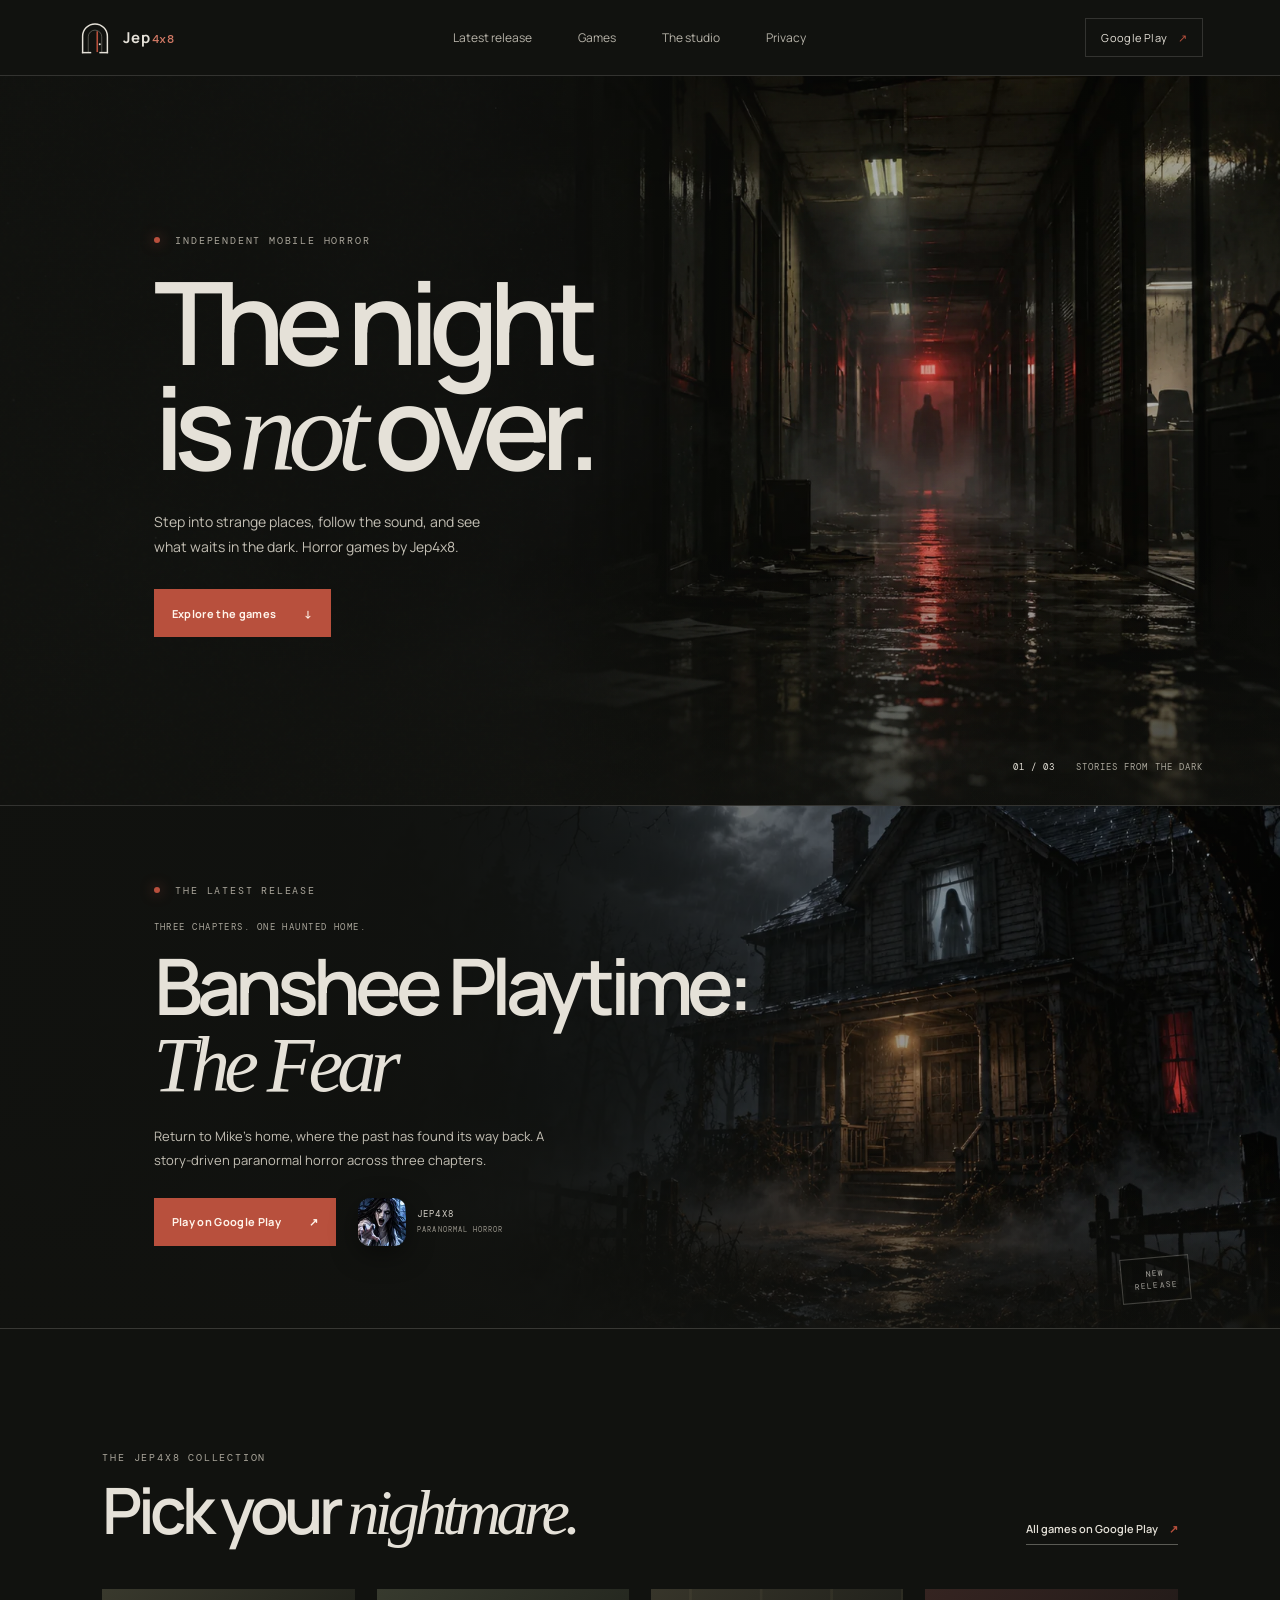
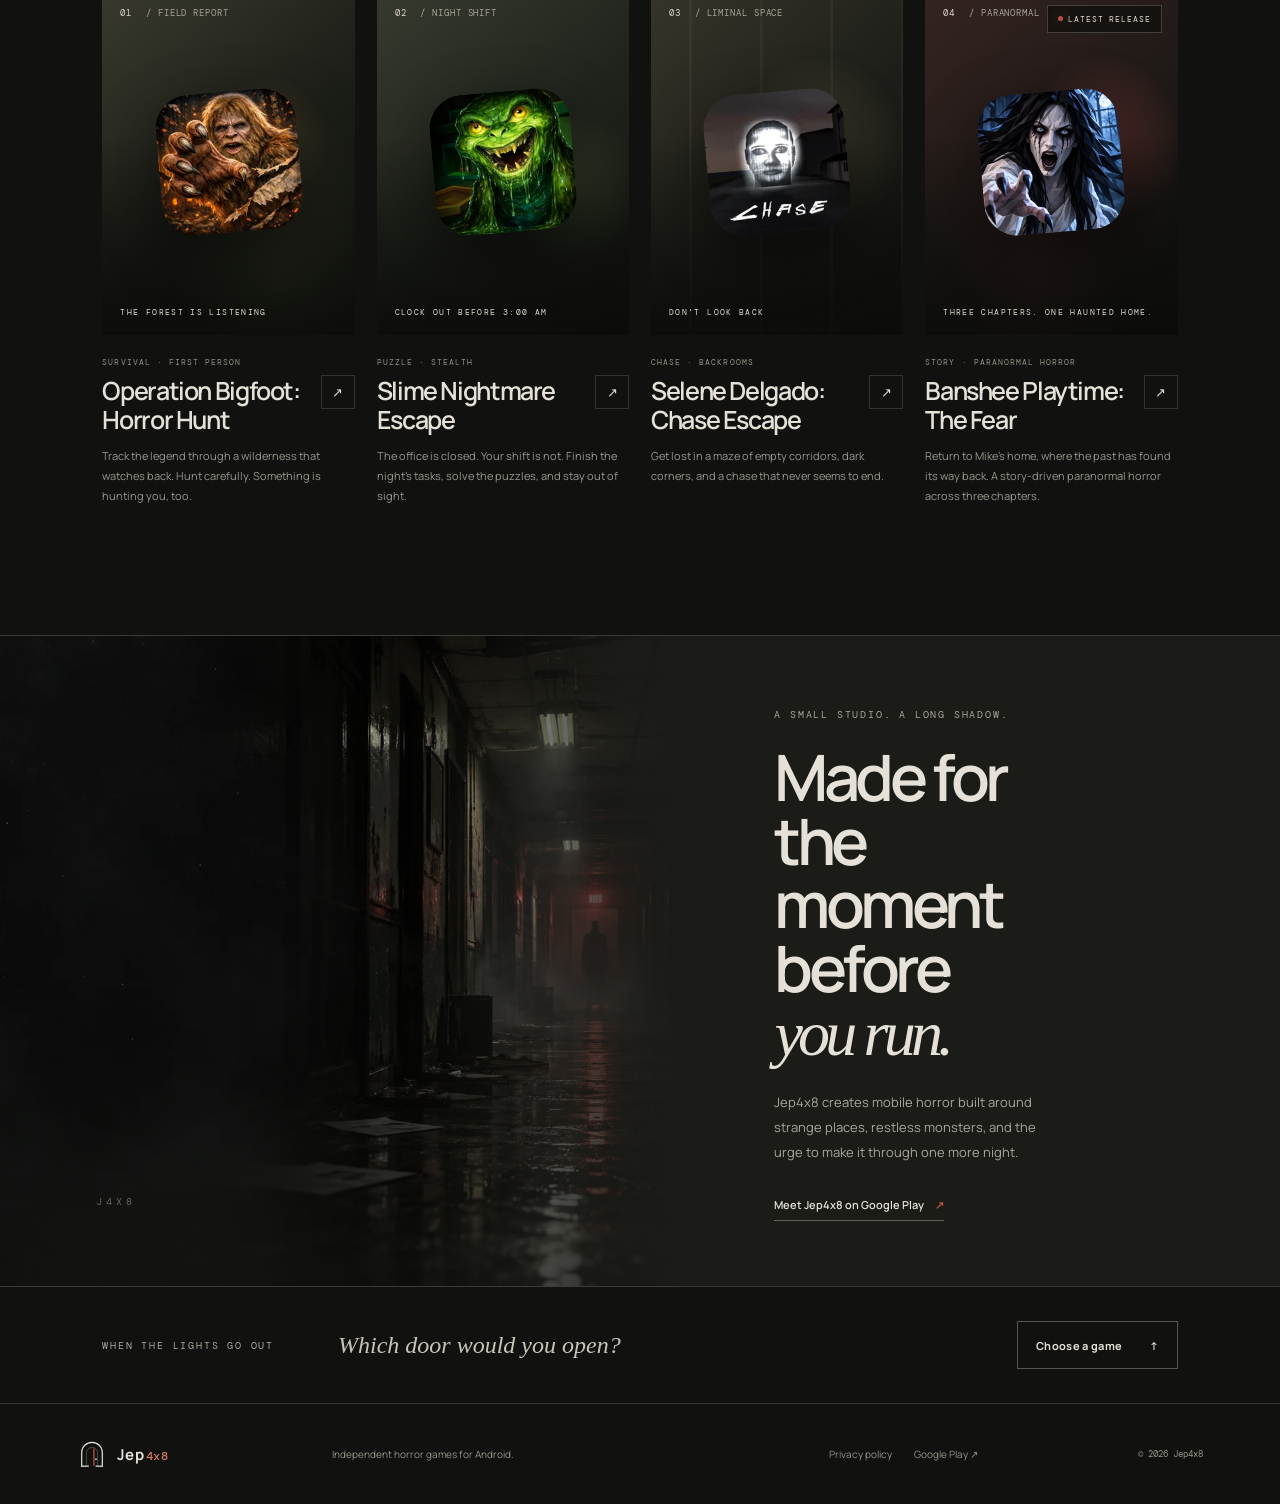
<file: index.html>
<!doctype html>
<html lang="en">
<head>
  <meta charset="utf-8">
  <meta name="viewport" content="width=device-width, initial-scale=1">
  <meta name="theme-color" content="#11120f">
  <meta name="referrer" content="no-referrer">
  <meta http-equiv="Content-Security-Policy" content="default-src 'self'; base-uri 'self'; object-src 'none'; form-action 'none'; script-src 'self'; style-src 'self'; img-src 'self' data:; font-src 'self'; connect-src 'self'">
  <meta name="description" content="Jep4x8 makes atmospheric horror games for mobile. Discover the latest release Banshee Playtime: The Fear, plus Slime Nightmare Escape, Operation Bigfoot: Horror Hunt, and Selene Delgado: Chase Escape.">
  <title>Jep4x8 — Horror games after dark</title>
  <link rel="icon" href="assets/jep4x8-mark.svg" type="image/svg+xml">
  <link rel="stylesheet" href="styles.css">
</head>
<body>
  <header class="site-header">
    <a class="brand" href="./" aria-label="Jep4x8 home">
      <img src="assets/jep4x8-mark.svg" alt="" width="36" height="36">
      <span class="brand-name">Jep<span class="brand-number">4x8</span></span>
    </a>
    <nav aria-label="Main navigation">
      <a href="#latest">Latest release</a>
      <a href="#games">Games</a>
      <a href="#about">The studio</a>
      <a href="privacy.html">Privacy</a>
    </nav>
    <a class="header-cta" href="https://play.google.com/store/apps/developer?id=Jep4x8" target="_blank" rel="noreferrer">Google Play <span aria-hidden="true">↗</span></a>
  </header>

  <main>
    <section class="hero" aria-labelledby="hero-title">
      <div class="hero-art" aria-hidden="true"></div>
      <div class="hero-content">
        <p class="eyebrow"><span class="live-dot"></span> INDEPENDENT MOBILE HORROR</p>
        <h1 id="hero-title">The night<br>is <em>not</em> over.</h1>
        <p class="hero-copy">Step into strange places, follow the sound, and see what waits in the dark. Horror games by Jep4x8.</p>
        <a class="button button-primary" href="#games">Explore the games <span aria-hidden="true">↓</span></a>
      </div>
      <div class="hero-note"><span>01 / 03</span><span>Stories from the dark</span></div>
      <div class="hero-grain" aria-hidden="true"></div>
    </section>

    <section class="latest-section" id="latest" aria-labelledby="latest-title">
      <div class="latest-art" aria-hidden="true"></div>
      <div class="latest-copy">
        <p class="eyebrow"><span class="live-dot"></span> THE LATEST RELEASE</p>
        <p class="latest-kicker">THREE CHAPTERS. ONE HAUNTED HOME.</p>
        <h2 id="latest-title">Banshee Playtime:<br><em>The Fear</em></h2>
        <p class="latest-description">Return to Mike’s home, where the past has found its way back. A story-driven paranormal horror across three chapters.</p>
        <div class="latest-actions">
          <a class="button button-primary" href="https://play.google.com/store/apps/details?id=com.Jep4x8.Banshee.The.Fear" target="_blank" rel="noreferrer">Play on Google Play <span aria-hidden="true">↗</span></a>
          <div class="latest-product"><img src="assets/banshee-playtime-small.webp" alt="" width="48" height="48"><span>JEP4X8<br><small>PARANORMAL HORROR</small></span></div>
        </div>
      </div>
      <span class="latest-stamp" aria-hidden="true">NEW<br>RELEASE</span>
    </section>

    <section class="games-section section-wrap" id="games">
      <div class="section-heading">
        <div>
          <p class="eyebrow">THE JEP4X8 COLLECTION</p>
          <h2>Pick your <em>nightmare.</em></h2>
        </div>
        <a class="text-link" href="https://play.google.com/store/apps/developer?id=Jep4x8" target="_blank" rel="noreferrer">All games on Google Play <span aria-hidden="true">↗</span></a>
      </div>

      <div class="game-grid">
        <article class="game-card">
          <a class="game-visual visual-bigfoot" href="https://play.google.com/store/apps/details?id=com.Jep4x8.OperationBigfootHorrorHunt" target="_blank" rel="noreferrer">
            <span class="game-index">01 <i>/ FIELD REPORT</i></span>
            <img class="game-icon" src="assets/operation-bigfoot.webp" alt="Operation Bigfoot app icon" width="96" height="96" loading="lazy">
            <span class="visual-caption">THE FOREST IS LISTENING</span>
          </a>
          <div class="game-info">
            <div><p class="game-type">SURVIVAL · FIRST PERSON</p><h3>Operation Bigfoot:<br>Horror Hunt</h3></div>
            <a class="round-link" href="https://play.google.com/store/apps/details?id=com.Jep4x8.OperationBigfootHorrorHunt" target="_blank" rel="noreferrer" aria-label="Play Operation Bigfoot: Horror Hunt"><span aria-hidden="true">↗</span></a>
            <p class="game-description">Track the legend through a wilderness that watches back. Hunt carefully. Something is hunting you, too.</p>
          </div>
        </article>

        <article class="game-card">
          <a class="game-visual visual-slime" href="https://play.google.com/store/apps/details?id=com.Jep4x8.SlimeNightmareEscape" target="_blank" rel="noreferrer">
            <span class="game-index">02 <i>/ NIGHT SHIFT</i></span>
            <img class="game-icon" src="assets/slime-nightmare-escape.webp" alt="Slime Nightmare Escape app icon" width="96" height="96" loading="lazy">
            <span class="visual-caption">CLOCK OUT BEFORE 3:00 AM</span>
          </a>
          <div class="game-info">
            <div><p class="game-type">PUZZLE · STEALTH</p><h3>Slime Nightmare<br>Escape</h3></div>
            <a class="round-link" href="https://play.google.com/store/apps/details?id=com.Jep4x8.SlimeNightmareEscape" target="_blank" rel="noreferrer" aria-label="Play Slime Nightmare Escape"><span aria-hidden="true">↗</span></a>
            <p class="game-description">The office is closed. Your shift is not. Finish the night’s tasks, solve the puzzles, and stay out of sight.</p>
          </div>
        </article>

        <article class="game-card">
          <a class="game-visual visual-selene" href="https://play.google.com/store/apps/details?id=jep.Anna.Backrooms.Descent.Cat" target="_blank" rel="noreferrer">
            <span class="game-index">03 <i>/ LIMINAL SPACE</i></span>
            <img class="game-icon" src="assets/selene-delgado.webp" alt="Selene Delgado: Chase Escape app icon" width="96" height="96" loading="lazy">
            <span class="visual-caption">DON'T LOOK BACK</span>
          </a>
          <div class="game-info">
            <div><p class="game-type">CHASE · BACKROOMS</p><h3>Selene Delgado:<br>Chase Escape</h3></div>
            <a class="round-link" href="https://play.google.com/store/apps/details?id=jep.Anna.Backrooms.Descent.Cat" target="_blank" rel="noreferrer" aria-label="Play Selene Delgado: Chase Escape"><span aria-hidden="true">↗</span></a>
            <p class="game-description">Get lost in a maze of empty corridors, dark corners, and a chase that never seems to end.</p>
          </div>
        </article>

        <article class="game-card">
          <a class="game-visual visual-banshee" href="https://play.google.com/store/apps/details?id=com.Jep4x8.Banshee.The.Fear" target="_blank" rel="noreferrer">
            <span class="game-index">04 <i>/ PARANORMAL</i></span>
            <span class="latest-tag"><span></span>LATEST RELEASE</span>
            <img class="game-icon" src="assets/banshee-playtime.webp" alt="Banshee Playtime: The Fear app icon" width="96" height="96" loading="lazy">
            <span class="visual-caption">THREE CHAPTERS. ONE HAUNTED HOME.</span>
          </a>
          <div class="game-info">
            <div><p class="game-type">STORY · PARANORMAL HORROR</p><h3>Banshee Playtime:<br>The Fear</h3></div>
            <a class="round-link" href="https://play.google.com/store/apps/details?id=com.Jep4x8.Banshee.The.Fear" target="_blank" rel="noreferrer" aria-label="Play Banshee Playtime: The Fear"><span aria-hidden="true">↗</span></a>
            <p class="game-description">Return to Mike’s home, where the past has found its way back. A story-driven paranormal horror across three chapters.</p>
          </div>
        </article>
      </div>
    </section>

    <section class="studio-section" id="about">
      <div class="studio-art" aria-hidden="true"><span>J4X8</span></div>
      <div class="studio-copy">
        <p class="eyebrow">A SMALL STUDIO. A LONG SHADOW.</p>
        <h2>Made for the<br>moment before<br><em>you run.</em></h2>
        <p>Jep4x8 creates mobile horror built around strange places, restless monsters, and the urge to make it through one more night.</p>
        <a class="text-link" href="https://play.google.com/store/apps/developer?id=Jep4x8" target="_blank" rel="noreferrer">Meet Jep4x8 on Google Play <span aria-hidden="true">↗</span></a>
      </div>
    </section>

    <section class="closing-strip">
      <p class="eyebrow">WHEN THE LIGHTS GO OUT</p>
      <p>Which door would you open?</p>
      <a class="button button-outline" href="#games">Choose a game <span aria-hidden="true">↑</span></a>
    </section>
  </main>

  <footer class="site-footer">
    <a class="brand" href="./" aria-label="Jep4x8 home"><img src="assets/jep4x8-mark.svg" alt="" width="30" height="30"><span class="brand-name">Jep<span class="brand-number">4x8</span></span></a>
    <p>Independent horror games for Android.</p>
    <div class="footer-links"><a href="privacy.html">Privacy policy</a><a href="https://play.google.com/store/apps/developer?id=Jep4x8" target="_blank" rel="noreferrer">Google Play ↗</a></div>
    <small>© <span data-current-year>2026</span> Jep4x8</small>
  </footer>
  <script src="assets/site.js" defer></script>
</body>
</html>
</file>
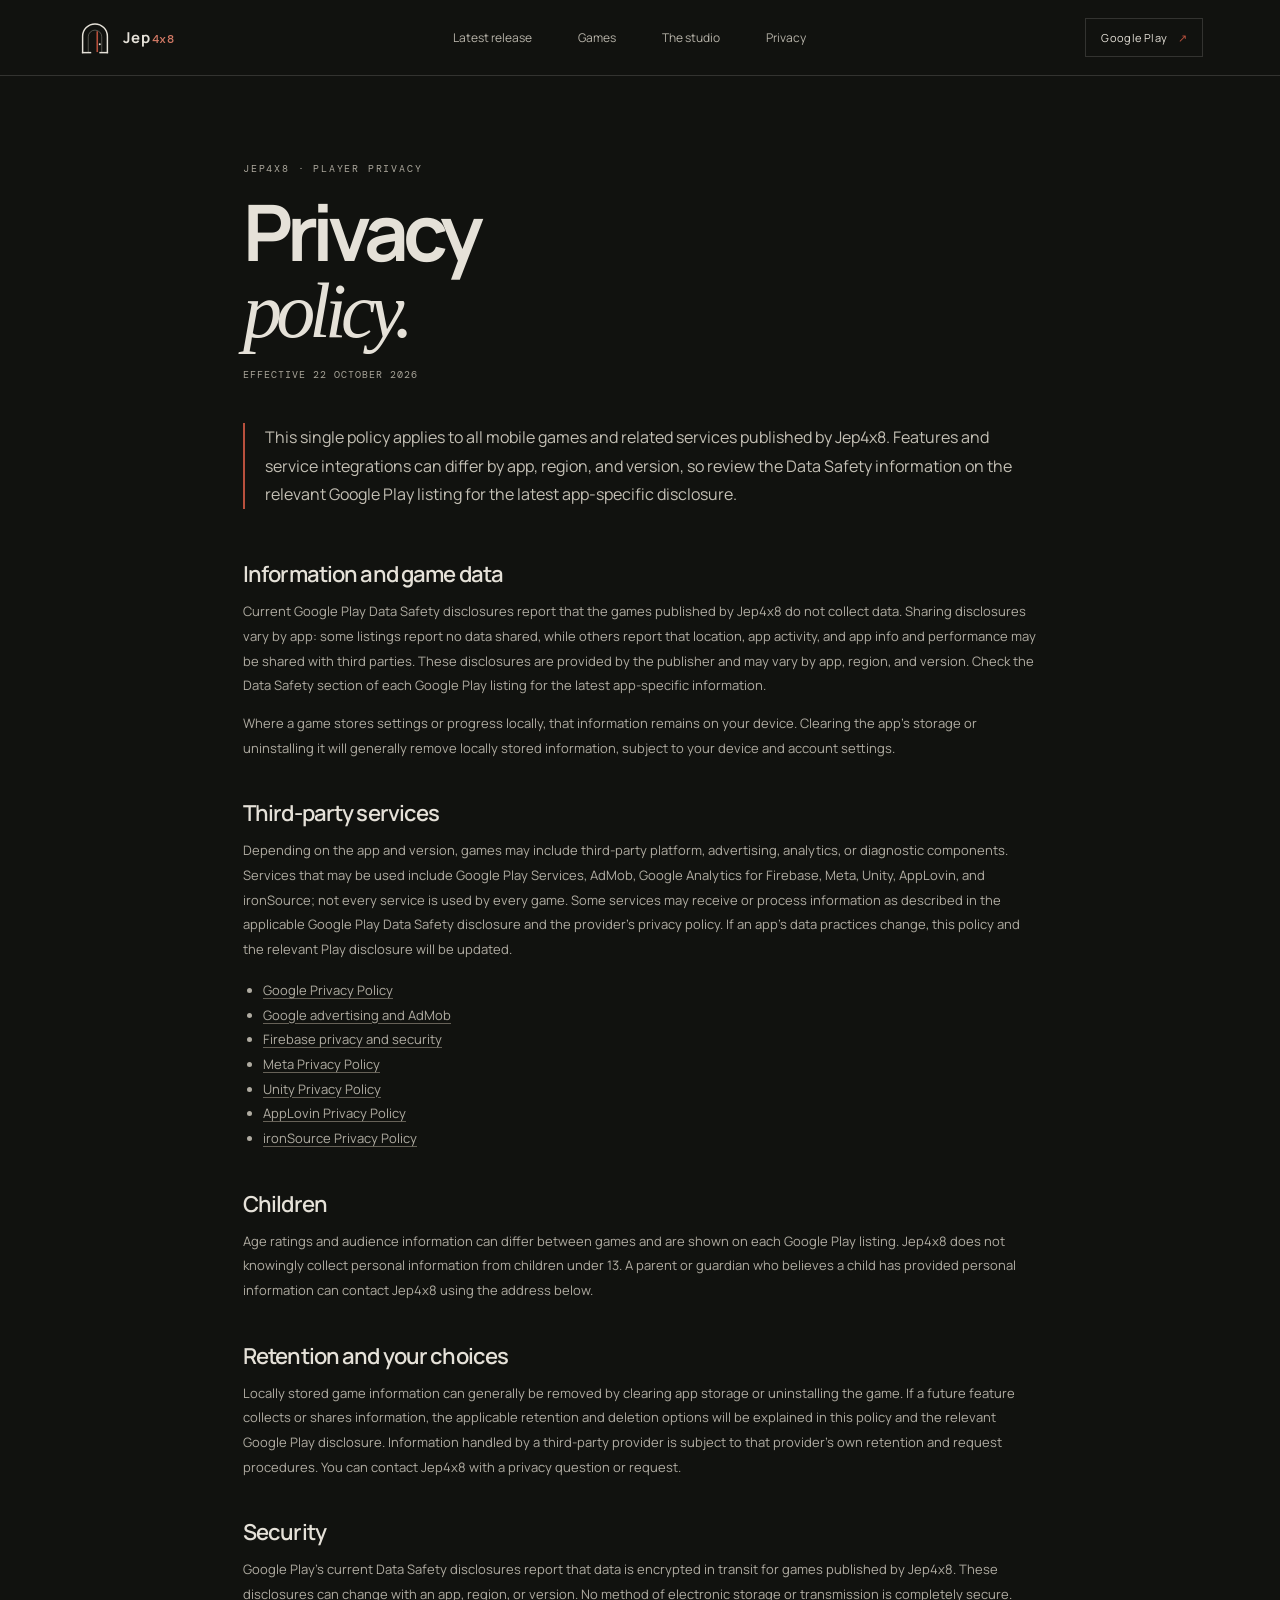
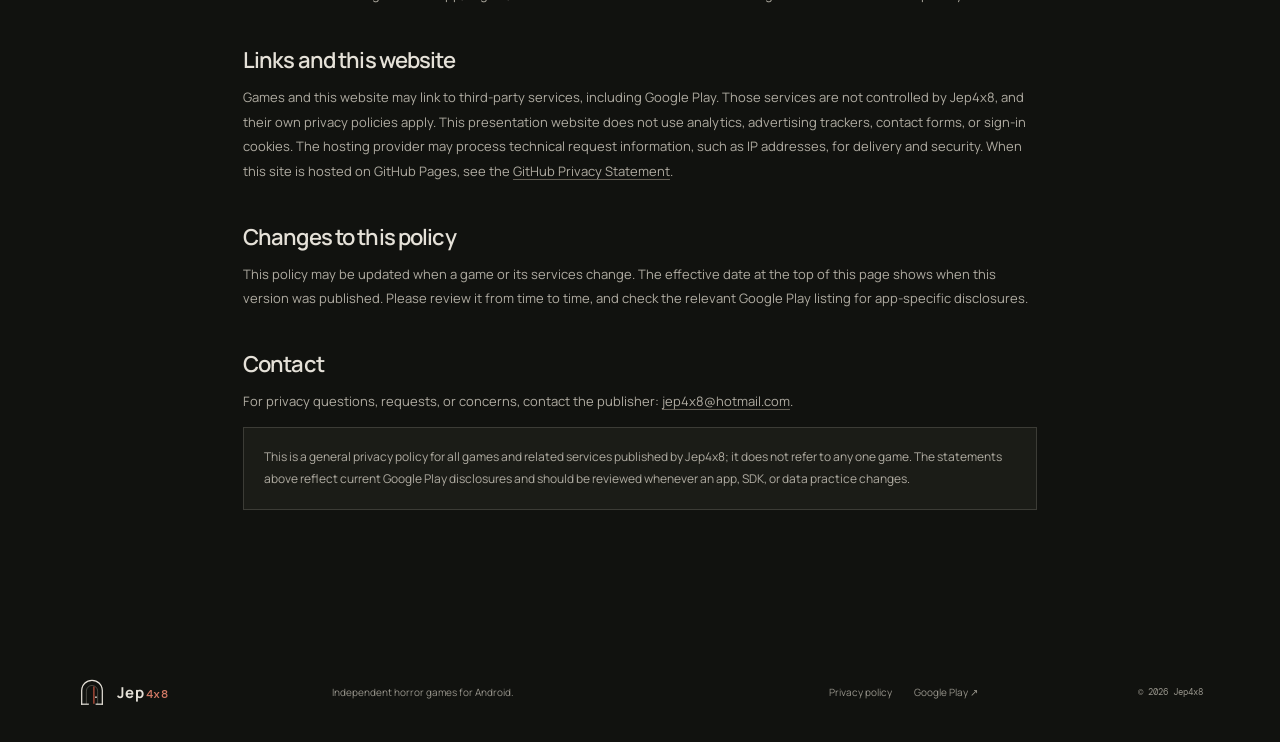
<file: privacy.html>
<!doctype html>
<html lang="en">
<head>
  <meta charset="utf-8">
  <meta name="viewport" content="width=device-width, initial-scale=1">
  <meta name="theme-color" content="#11120f">
  <meta name="referrer" content="no-referrer">
  <meta http-equiv="Content-Security-Policy" content="default-src 'self'; base-uri 'self'; object-src 'none'; form-action 'none'; script-src 'self'; style-src 'self'; img-src 'self' data:; font-src 'self'; connect-src 'self'">
  <meta name="description" content="Privacy policy for games and services published by Jep4x8.">
  <title>Privacy Policy — Jep4x8</title>
  <link rel="icon" href="assets/jep4x8-mark.svg" type="image/svg+xml">
  <link rel="stylesheet" href="styles.css">
</head>
<body>
  <header class="site-header">
    <a class="brand" href="./" aria-label="Jep4x8 home"><img src="assets/jep4x8-mark.svg" alt="" width="36" height="36"><span class="brand-name">Jep<span class="brand-number">4x8</span></span></a>
    <nav aria-label="Main navigation"><a href="index.html#latest">Latest release</a><a href="index.html#games">Games</a><a href="index.html#about">The studio</a><a href="privacy.html" aria-current="page">Privacy</a></nav>
    <a class="header-cta" href="https://play.google.com/store/apps/developer?id=Jep4x8" target="_blank" rel="noreferrer">Google Play <span aria-hidden="true">↗</span></a>
  </header>
  <main class="policy-shell">
    <p class="eyebrow">JEP4X8 · PLAYER PRIVACY</p>
    <h1>Privacy<br><em>policy.</em></h1>
    <p class="policy-updated">EFFECTIVE 22 OCTOBER 2026</p>
    <p class="policy-intro">This single policy applies to all mobile games and related services published by Jep4x8. Features and service integrations can differ by app, region, and version, so review the Data Safety information on the relevant Google Play listing for the latest app-specific disclosure.</p>
    <div class="policy-content">
      <h2>Information and game data</h2>
      <p>Current Google Play Data Safety disclosures report that the games published by Jep4x8 do not collect data. Sharing disclosures vary by app: some listings report no data shared, while others report that location, app activity, and app info and performance may be shared with third parties. These disclosures are provided by the publisher and may vary by app, region, and version. Check the Data Safety section of each Google Play listing for the latest app-specific information.</p>
      <p>Where a game stores settings or progress locally, that information remains on your device. Clearing the app’s storage or uninstalling it will generally remove locally stored information, subject to your device and account settings.</p>

      <h2>Third-party services</h2>
      <p>Depending on the app and version, games may include third-party platform, advertising, analytics, or diagnostic components. Services that may be used include Google Play Services, AdMob, Google Analytics for Firebase, Meta, Unity, AppLovin, and ironSource; not every service is used by every game. Some services may receive or process information as described in the applicable Google Play Data Safety disclosure and the provider’s privacy policy. If an app’s data practices change, this policy and the relevant Play disclosure will be updated.</p>
      <ul>
        <li><a href="https://policies.google.com/privacy" target="_blank" rel="noreferrer">Google Privacy Policy</a></li>
        <li><a href="https://support.google.com/admob/answer/6128543" target="_blank" rel="noreferrer">Google advertising and AdMob</a></li>
        <li><a href="https://firebase.google.com/support/privacy" target="_blank" rel="noreferrer">Firebase privacy and security</a></li>
        <li><a href="https://www.facebook.com/privacy/policy/" target="_blank" rel="noreferrer">Meta Privacy Policy</a></li>
        <li><a href="https://unity.com/legal/privacy-policy" target="_blank" rel="noreferrer">Unity Privacy Policy</a></li>
        <li><a href="https://www.applovin.com/privacy/" target="_blank" rel="noreferrer">AppLovin Privacy Policy</a></li>
        <li><a href="https://www.is.com/privacy-policy/" target="_blank" rel="noreferrer">ironSource Privacy Policy</a></li>
      </ul>

      <h2>Children</h2>
      <p>Age ratings and audience information can differ between games and are shown on each Google Play listing. Jep4x8 does not knowingly collect personal information from children under 13. A parent or guardian who believes a child has provided personal information can contact Jep4x8 using the address below.</p>

      <h2>Retention and your choices</h2>
      <p>Locally stored game information can generally be removed by clearing app storage or uninstalling the game. If a future feature collects or shares information, the applicable retention and deletion options will be explained in this policy and the relevant Google Play disclosure. Information handled by a third-party provider is subject to that provider’s own retention and request procedures. You can contact Jep4x8 with a privacy question or request.</p>

      <h2>Security</h2>
      <p>Google Play’s current Data Safety disclosures report that data is encrypted in transit for games published by Jep4x8. These disclosures can change with an app, region, or version. No method of electronic storage or transmission is completely secure.</p>

      <h2>Links and this website</h2>
      <p>Games and this website may link to third-party services, including Google Play. Those services are not controlled by Jep4x8, and their own privacy policies apply. This presentation website does not use analytics, advertising trackers, contact forms, or sign-in cookies. The hosting provider may process technical request information, such as IP addresses, for delivery and security. When this site is hosted on GitHub Pages, see the <a href="https://docs.github.com/en/site-policy/privacy-policies/github-privacy-statement" target="_blank" rel="noreferrer">GitHub Privacy Statement</a>.</p>

      <h2>Changes to this policy</h2>
      <p>This policy may be updated when a game or its services change. The effective date at the top of this page shows when this version was published. Please review it from time to time, and check the relevant Google Play listing for app-specific disclosures.</p>

      <h2>Contact</h2>
      <p>For privacy questions, requests, or concerns, contact the publisher: <a href="mailto:jep4x8@hotmail.com">jep4x8@hotmail.com</a>.</p>
      <p class="policy-notice">This is a general privacy policy for all games and related services published by Jep4x8; it does not refer to any one game. The statements above reflect current Google Play disclosures and should be reviewed whenever an app, SDK, or data practice changes.</p>
    </div>
  </main>
  <footer class="site-footer">
    <a class="brand" href="./"><img src="assets/jep4x8-mark.svg" alt="" width="30" height="30"><span class="brand-name">Jep<span class="brand-number">4x8</span></span></a>
    <p>Independent horror games for Android.</p>
    <div class="footer-links"><a href="privacy.html">Privacy policy</a><a href="https://play.google.com/store/apps/developer?id=Jep4x8" target="_blank" rel="noreferrer">Google Play ↗</a></div>
    <small>© <span data-current-year>2026</span> Jep4x8</small>
  </footer>
  <script src="assets/site.js" defer></script>
</body>
</html>
</file>
<file: styles.css>
:root {
  color-scheme: dark;
  --ink: #11120f;
  --panel: #191a16;
  --paper: #e5e1d8;
  --muted: #99978e;
  --red: #b8503d;
  --red-contrast: #d27965;
  --line: rgba(229, 225, 216, .16);
  --mono: "DM Mono", monospace;
  --sans: "Manrope", Arial, sans-serif;
}
@font-face {
  font-family: "Manrope";
  font-style: normal;
  font-weight: 400 800;
  font-display: swap;
  src: url("assets/fonts/manrope-latin-variable.woff2") format("woff2");
}
@font-face {
  font-family: "DM Mono";
  font-style: normal;
  font-weight: 400;
  font-display: swap;
  src: url("assets/fonts/dm-mono-latin-400.woff2") format("woff2");
}
@font-face {
  font-family: "DM Mono";
  font-style: normal;
  font-weight: 500;
  font-display: swap;
  src: url("assets/fonts/dm-mono-latin-500.woff2") format("woff2");
}
* { box-sizing: border-box; }
html { scroll-behavior: smooth; }
body { margin: 0; background: var(--ink); color: var(--paper); font-family: var(--sans); -webkit-font-smoothing: antialiased; }
a { color: inherit; text-decoration: none; }
.site-header { height: 76px; display: flex; align-items: center; justify-content: space-between; padding: 0 clamp(22px, 6vw, 96px); border-bottom: 1px solid var(--line); position: relative; z-index: 3; background: var(--ink); }
.brand { display: inline-flex; align-items: center; gap: 10px; color: var(--paper); }
.brand img { display: block; }
.brand-name { display: inline-flex; align-items: baseline; font-size: 15px; font-weight: 700; letter-spacing: .025em; }
.brand-number { margin-left: 2px; color: var(--red-contrast); font: 500 12px var(--mono); letter-spacing: .035em; }
a:focus-visible { outline: 2px solid var(--paper); outline-offset: 4px; }
.site-header nav { display: flex; align-items: center; gap: clamp(20px, 3.6vw, 54px); color: #b7b3a9; font-size: 12px; }
.site-header nav a, .footer-links a { transition: color .2s ease; }
.site-header nav a:hover, .footer-links a:hover { color: var(--paper); }
.header-cta { border: 1px solid var(--line); padding: 11px 15px; font-size: 11px; letter-spacing: .035em; transition: background .2s, border-color .2s; }
.header-cta:hover { background: #22231d; border-color: #68645a; }
.header-cta span { color: var(--red); margin-left: 8px; }
.hero { position: relative; min-height: min(680px, calc(100svh - 76px)); min-height: clamp(560px, 72vw, 730px); overflow: hidden; display: flex; align-items: center; border-bottom: 1px solid var(--line); }
.hero-art { position: absolute; inset: 0; background-image: linear-gradient(90deg, rgba(17,18,15,.97) 0%, rgba(17,18,15,.82) 32%, rgba(17,18,15,.18) 75%, rgba(17,18,15,.38) 100%), linear-gradient(0deg, rgba(17,18,15,.82), transparent 35%), url("assets/hero-atmosphere.webp"); background-size: cover; background-position: center 53%; transform: scale(1.015); }
.hero-grain { pointer-events: none; position: absolute; inset: 0; opacity: .09; background-image: url("data:image/svg+xml,%3Csvg viewBox='0 0 180 180' xmlns='http://www.w3.org/2000/svg'%3E%3Cfilter id='n'%3E%3CfeTurbulence type='fractalNoise' baseFrequency='.9' numOctaves='3' stitchTiles='stitch'/%3E%3C/filter%3E%3Crect width='100%25' height='100%25' filter='url(%23n)' opacity='.44'/%3E%3C/svg%3E"); mix-blend-mode: soft-light; }
.hero-content { position: relative; z-index: 1; margin-left: clamp(24px, 12vw, 190px); margin-top: -10px; width: min(510px, 70vw); }
.eyebrow { color: #aaa69b; font: 10px var(--mono); letter-spacing: .18em; margin: 0 0 22px; }
.live-dot, .latest-tag span { display: inline-block; width: 6px; height: 6px; border-radius: 50%; background: var(--red); margin-right: 8px; vertical-align: 1px; box-shadow: 0 0 13px rgba(184,80,61,.7); }
h1, h2, h3, p { margin-top: 0; }
.hero h1 { font-size: clamp(62px, 9vw, 122px); line-height: .91; letter-spacing: -.085em; font-weight: 600; margin: 0 0 25px; }
h1 em, h2 em { font-family: Georgia, serif; font-weight: 400; letter-spacing: -.075em; }
.hero-copy { max-width: 360px; color: #c3bfb4; font-size: 14px; line-height: 1.8; margin-bottom: 30px; }
.button { min-height: 48px; padding: 0 18px; display: inline-flex; align-items: center; justify-content: center; gap: 28px; font-size: 11px; font-weight: 700; letter-spacing: .03em; transition: transform .2s, background .2s; }
.button:hover { transform: translateY(-2px); }
.button-primary { background: var(--red); color: #fff4eb; }
.button-primary:hover { background: #c2604c; }
.hero-note { position: absolute; z-index: 1; right: clamp(24px, 6vw, 96px); bottom: 32px; display: flex; gap: 20px; color: #aaa69b; font: 9px var(--mono); letter-spacing: .12em; text-transform: uppercase; }
.hero-note span:first-child { color: var(--paper); }
.latest-section { min-height: 500px; position: relative; isolation: isolate; overflow: hidden; display: flex; align-items: center; border-bottom: 1px solid var(--line); background: #171814; }
.latest-art { position: absolute; z-index: -2; inset: 0; background: url("assets/banshee-feature.webp") center 54%/cover no-repeat; }
.latest-section::before { content: ""; position: absolute; z-index: -1; inset: 0; background: linear-gradient(90deg,rgba(17,18,15,.98) 0%,rgba(17,18,15,.92) 34%,rgba(17,18,15,.48) 65%,rgba(17,18,15,.2) 100%),linear-gradient(0deg,rgba(17,18,15,.75),transparent 35%); }
.latest-copy { width: min(610px, 65vw); padding: 78px 0 82px; margin-left: clamp(24px, 12vw, 190px); position: relative; z-index: 1; }
.latest-copy .eyebrow { margin-bottom: 24px; }
.latest-kicker { color: #aaa69b; font: 9px var(--mono); letter-spacing: .16em; margin: 0 0 14px; }
.latest-copy h2 { font-size: clamp(42px, 6.2vw, 78px); line-height: .98; letter-spacing: -.075em; margin: 0 0 20px; }
.latest-description { max-width: 390px; color: #c3bfb4; font-size: 13px; line-height: 1.85; margin: 0 0 26px; }
.latest-actions { display: flex; align-items: center; flex-wrap: wrap; gap: 22px; }
.latest-product { display: flex; align-items: center; gap: 11px; color: #d4d0c7; font: 9px var(--mono); letter-spacing: .12em; }
.latest-product img { border-radius: 12px; box-shadow: 0 8px 28px rgba(0,0,0,.45); }
.latest-product small { display: inline-block; color: #99958b; font-size: 7px; margin-top: 5px; }
.latest-stamp { position: absolute; z-index: 1; right: clamp(25px, 7vw, 100px); bottom: 26px; border: 1px solid rgba(229,225,216,.24); color: rgba(229,225,216,.7); padding: 9px 12px; font: 8px/1.55 var(--mono); letter-spacing: .15em; text-align: center; transform: rotate(-5deg); }
.section-wrap { padding: 122px clamp(24px, 8vw, 124px) 130px; }
.section-heading { display: flex; align-items: end; justify-content: space-between; gap: 30px; margin-bottom: 44px; }
.section-heading .eyebrow { margin-bottom: 14px; }
h2 { font-size: clamp(36px, 5vw, 64px); line-height: 1; letter-spacing: -.07em; font-weight: 600; margin-bottom: 0; }
.text-link { font-size: 11px; font-weight: 600; border-bottom: 1px solid rgba(229,225,216,.35); padding-bottom: 8px; white-space: nowrap; transition: border-color .2s, color .2s; }
.text-link:hover { border-color: var(--red); color: #fff; }
.text-link span { color: var(--red); margin-left: 9px; }
.game-grid { display: grid; grid-template-columns: repeat(4, minmax(0, 1fr)); gap: 22px; align-items: start; }
.game-card { min-width: 0; }
.game-visual { display: block; position: relative; height: clamp(260px, 27vw, 390px); overflow: hidden; isolation: isolate; background: #25251f; }
.game-visual::before { content: ""; position: absolute; z-index: -1; inset: 0; background-image: linear-gradient(0deg, rgba(10,11,9,.85), transparent 58%); transition: opacity .3s; }
.game-visual::after { content: ""; position: absolute; z-index: -2; inset: 0; background: radial-gradient(ellipse at 73% 45%,rgba(178,75,52,.25),transparent 30%), linear-gradient(140deg,#292b24 0%,#1b1d18 45%,#10110e 100%); }
.visual-bigfoot::after { background: radial-gradient(ellipse at 67% 44%,rgba(123,94,52,.36),transparent 24%), radial-gradient(ellipse at 70% 80%,rgba(75,83,52,.45),transparent 43%), linear-gradient(140deg,#39392d 0%,#1b1d17 55%,#11120f 100%); }
.visual-slime::after { background: radial-gradient(ellipse at 76% 57%,rgba(111,140,83,.30),transparent 27%), linear-gradient(140deg,#373a2e 0%,#20231c 52%,#12130f 100%); }
.visual-selene::after { background: repeating-linear-gradient(90deg,transparent 0 15%,rgba(205,188,132,.06) 15.3% 16%,transparent 16.4% 28%), radial-gradient(ellipse at 68% 45%,rgba(194,172,117,.20),transparent 33%), linear-gradient(135deg,#37352a,#1d1e19 55%,#12130f); }
.visual-banshee::after { background: radial-gradient(ellipse at 72% 43%,rgba(161,70,64,.38),transparent 30%), radial-gradient(ellipse at 44% 82%,rgba(83,42,42,.42),transparent 44%), linear-gradient(140deg,#352421 0%,#1e1917 54%,#11110f 100%); }
.game-visual:hover::before { opacity: .75; }
.game-index { position: absolute; top: 18px; left: 18px; z-index: 1; color: #ddd8cd; font: 9px var(--mono); letter-spacing: .1em; }
.game-index i { color: #a8a398; font-style: normal; margin-left: 8px; }
.latest-tag { position: absolute; top: 16px; right: 16px; z-index: 1; background: rgba(14,15,12,.72); border: 1px solid rgba(229,225,216,.22); color: #e1ddd3; padding: 8px 10px; font: 8px var(--mono); letter-spacing: .11em; }
.latest-tag span { width: 5px; height: 5px; margin-right: 5px; }
.game-icon { width: clamp(92px, 11vw, 148px); height: clamp(92px, 11vw, 148px); border-radius: 24%; object-fit: cover; position: absolute; top: 50%; left: 50%; transform: translate(-50%,-50%) rotate(-5deg); box-shadow: 0 20px 60px rgba(0,0,0,.48); transition: transform .35s cubic-bezier(.2,.75,.2,1); }
.game-visual:hover .game-icon { transform: translate(-50%,-55%) rotate(0deg) scale(1.05); }
.visual-caption { position: absolute; left: 18px; bottom: 18px; color: #dfdbcf; font: 8px var(--mono); letter-spacing: .17em; }
.game-info { padding: 22px 0 0; display: grid; grid-template-columns: 1fr auto; gap: 9px 10px; }
.game-type { color: #938f84; font: 8px var(--mono); letter-spacing: .13em; margin: 0 0 9px; }
.game-info h3 { font-size: clamp(19px, 2vw, 25px); letter-spacing: -.055em; line-height: 1.17; font-weight: 600; margin: 0; }
.round-link { width: 34px; height: 34px; border: 1px solid var(--line); display: grid; place-items: center; margin-top: 18px; transition: background .2s, border-color .2s; }
.round-link:hover { background: var(--red); border-color: var(--red); }
.round-link span { font-size: 13px; }
.game-description { color: var(--muted); font-size: 11px; line-height: 1.8; margin: 3px 0 0; grid-column: 1 / -1; max-width: 350px; }
.studio-section { display: grid; grid-template-columns: 1.07fr .93fr; min-height: 570px; background: #1b1c17; border-top: 1px solid var(--line); border-bottom: 1px solid var(--line); }
.studio-art { position: relative; min-height: 450px; overflow: hidden; background: linear-gradient(90deg,rgba(17,18,15,.12),rgba(17,18,15,.1)), url("assets/hero-atmosphere.webp") center 62%/cover; filter: saturate(.7); }
.studio-art::after { content: ""; position: absolute; inset: 0; background: linear-gradient(90deg,transparent 60%,#1b1c17 100%), linear-gradient(0deg,rgba(17,18,15,.55),transparent 48%); }
.studio-art span { position: absolute; left: 14%; bottom: 12%; z-index: 1; font: 10px var(--mono); letter-spacing: .4em; color: rgba(229,225,216,.4); }
.studio-copy { align-self: center; max-width: 460px; padding: 72px clamp(30px, 7vw, 105px); }
.studio-copy .eyebrow { margin-bottom: 24px; }
.studio-copy h2 { font-size: clamp(42px, 5vw, 70px); line-height: .99; margin-bottom: 25px; }
.studio-copy > p:not(.eyebrow) { max-width: 380px; color: #aaa69c; font-size: 13px; line-height: 1.9; margin-bottom: 28px; }
.closing-strip { display: flex; align-items: center; gap: clamp(22px, 5vw, 70px); padding: 34px clamp(24px, 8vw, 124px); border-bottom: 1px solid var(--line); }
.closing-strip .eyebrow { margin: 0; white-space: nowrap; }
.closing-strip > p:not(.eyebrow) { margin: 0 auto 0 0; font: italic 24px Georgia,serif; color: #c9c4b8; }
.button-outline { border: 1px solid rgba(229,225,216,.32); }
.button-outline:hover { background: #22231e; }
.site-footer { padding: 35px clamp(24px, 6vw, 96px); display: grid; grid-template-columns: 1.1fr 1.6fr 2fr auto; align-items: center; gap: 24px; color: #97948b; }
.site-footer .brand { color: var(--paper); }
.site-footer p { margin: 0; font-size: 10px; }
.footer-links { display: flex; gap: 22px; font-size: 10px; justify-content: center; }
.site-footer small { font: 9px var(--mono); white-space: nowrap; }

/* Privacy page */
.policy-shell { min-height: calc(100vh - 190px); max-width: 850px; margin: 0 auto; padding: 86px 28px 120px; }
.policy-shell .eyebrow { margin-bottom: 18px; }
.policy-shell h1 { font-size: clamp(44px, 7vw, 78px); letter-spacing: -.075em; line-height: .98; margin: 0 0 18px; }
.policy-updated { color: #a7a398; font: 10px var(--mono); letter-spacing: .1em; margin-bottom: 42px; }
.policy-intro { color: #c3bfb4; font-size: 16px; line-height: 1.8; border-left: 2px solid var(--red); padding-left: 20px; margin-bottom: 54px; }
.policy-content h2 { font-size: 22px; letter-spacing: -.04em; margin: 42px 0 14px; }
.policy-content p, .policy-content li { color: #b0aca2; font-size: 13px; line-height: 1.9; }
.policy-content ul { padding-left: 20px; }
.policy-content a { text-decoration: underline; text-decoration-color: #666157; text-underline-offset: 3px; }
.policy-content a:hover { color: var(--paper); }
.policy-notice { padding: 18px 20px; background: #1b1c17; border: 1px solid var(--line); font-size: 12px !important; }

@media (max-width: 850px) {
  .site-header { padding-inline: 22px; }
  .site-header nav { gap: 18px; }
  .header-cta { padding: 10px; }
  .section-wrap { padding: 90px 24px 98px; }
  .game-grid { grid-template-columns: repeat(2, minmax(0, 1fr)); gap: 34px 18px; }
  .studio-section { grid-template-columns: 1fr 1fr; }
  .studio-copy { padding: 56px 35px; }
  .site-footer { grid-template-columns: 1fr 1fr; }
  .footer-links { justify-content: start; }
}
@media (max-width: 560px) {
  .site-header { height: 66px; }
  .brand { gap: 7px; }
  .brand img { width: 31px; height: 31px; }
  .brand-name { font-size: 14px; }
  .brand-number { font-size: 11px; }
  .site-header nav { gap: 13px; font-size: 10px; }
  .site-header nav a:nth-child(3) { display: none; }
  .header-cta { font-size: 0; border: 0; padding: 8px 0 8px 8px; }
  .header-cta span { font-size: 16px; margin: 0; }
  .hero { min-height: 660px; min-height: calc(86svh - 66px); }
  .hero-art { background-position: 61% center; background-image: linear-gradient(90deg,rgba(17,18,15,.91),rgba(17,18,15,.44)),linear-gradient(0deg,rgba(17,18,15,.8),transparent 56%),url("assets/hero-atmosphere.webp"); }
  .hero-content { width: auto; margin: 0 24px; }
  .hero h1 { font-size: clamp(62px, 17vw, 86px); }
  .hero-copy { font-size: 13px; max-width: 300px; }
  .hero-note { bottom: 22px; right: 24px; font-size: 8px; }
  .latest-section { min-height: 550px; align-items: end; }
  .latest-art { background-position: 64% center; }
  .latest-section::before { background: linear-gradient(90deg,rgba(17,18,15,.85),rgba(17,18,15,.35)),linear-gradient(0deg,rgba(17,18,15,.97) 0%,rgba(17,18,15,.82) 46%,rgba(17,18,15,.1) 100%); }
  .latest-copy { width: auto; margin: 0 22px; padding: 0 0 78px; }
  .latest-copy h2 { font-size: clamp(41px, 12vw, 60px); }
  .latest-description { font-size: 12px; max-width: 330px; }
  .latest-actions { gap: 16px; }
  .latest-actions .button { gap: 12px; padding-inline: 13px; }
  .latest-stamp { top: 22px; right: 22px; bottom: auto; }
  .section-wrap { padding: 78px 20px 82px; }
  .section-heading { align-items: start; flex-direction: column; gap: 18px; margin-bottom: 28px; }
  .section-heading .eyebrow { font-size: 9px; }
  .section-heading h2 { font-size: 42px; }
  .game-grid { grid-template-columns: 1fr; gap: 36px; }
  .game-visual { height: 350px; }
  .game-icon { width: 124px; height: 124px; }
  .game-info h3 { font-size: 23px; }
  .studio-section { display: flex; flex-direction: column; }
  .studio-art { min-height: 300px; }
  .studio-art::after { background: linear-gradient(0deg,#1b1c17 0%,transparent 52%); }
  .studio-copy { padding: 15px 24px 64px; }
  .studio-copy h2 { font-size: 52px; }
  .closing-strip { padding: 28px 20px; flex-wrap: wrap; gap: 14px; }
  .closing-strip .eyebrow { width: 100%; }
  .closing-strip > p:not(.eyebrow) { font-size: 20px; }
  .closing-strip .button { min-height: 42px; gap: 12px; padding-inline: 12px; }
  .site-footer { padding: 28px 20px; grid-template-columns: 1fr auto; gap: 16px 10px; }
  .site-footer p { grid-column: 1 / -1; grid-row: 2; }
  .footer-links { grid-column: 1 / -1; flex-wrap: wrap; gap: 16px; }
  .site-footer small { grid-column: 2; grid-row: 1; }
  .policy-shell { padding: 68px 22px 90px; }
  .policy-intro { font-size: 14px; }
}
@media (prefers-reduced-motion: reduce) { *, *::before, *::after { scroll-behavior: auto !important; transition-duration: .01ms !important; animation-duration: .01ms !important; } }
</file>
